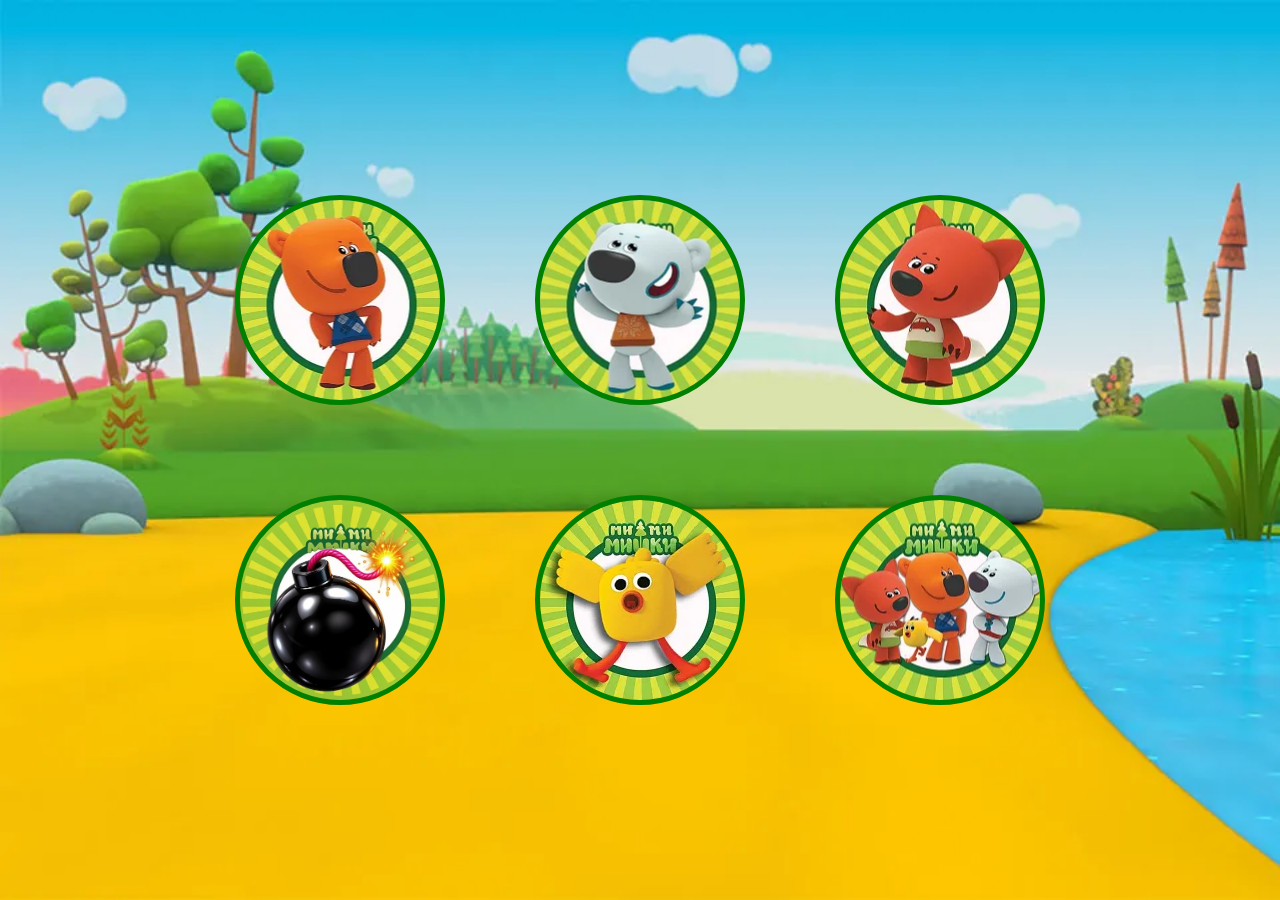
<file: 1/index.html>
<!DOCTYPE html><html class="page" lang="ru"><head><meta charset="UTF-8"><title>КВЕСТ</title><meta name="viewport" content="width=device-width,initial-scale=1"><link rel="preload" href="#" type="font/woff2" as="font"><link rel="stylesheet" href="styles/styles.css"><script src="scripts/index.js" defer="defer"></script></head><body class="page__body"><main><div class="video"><ul class="video-list"><li><button class="video__button video__button--kesha" type="button" aria-label="Запустить видео" data-id="1"></button></li><li><button class="video__button video__button--tuchka" type="button" aria-label="Запустить видео" data-id="3"></button></li><li class="video__item"><button class="video__button video__button--fox" type="button" aria-label="Запустить видео" data-id="0"></button></li><li><button class="video__button video__button--boom" type="button" aria-label="Запустить видео" data-id="4"></button></li><li><button class="video__button video__button--disco" type="button" aria-label="Запустить видео" data-id="2"></button></li><li><button class="video__button video__button--end" type="button" aria-label="Запустить видео" data-id="5"></button></li></ul></div></main></body></html>
</file>
<file: 1/styles/styles.css>
body{margin:0}main{background-image:url(../images/location_6@2x.webp);background-repeat:no-repeat;background-size:cover;justify-content:center;align-items:center;width:100vw;height:100vh;margin:0;padding:0;display:flex}ul{margin:0;padding:0;list-style:none}.video-list{flex-flow:wrap;justify-content:center;align-items:center;gap:100px;width:80%;min-height:80%;margin:auto;display:flex}.video__item{display:block}.video__button{cursor:pointer;background-position:50%;border:none;border-radius:50%;outline:5px solid green;width:200px;height:200px;padding:0;display:block}.video__button--fox{background-image:url(../images/img__fox@2x.webp)}.video__button--kesha{background-image:url(../images/img__kesha@2x.webp)}.video__button--tuchka{background-image:url(../images/img__tuchka@2x.webp)}.video__button--boom{background-image:url(../images/img__boom@2x.webp);background-size:cover}.video__button--disco{background-image:url(../images/img__dance@2x.webp)}.video__button--end{background-image:url(../images/img__end@2x.webp)}.video__button:hover{background-color:#fff;transition:scale .3s;scale:1.2}
</file>
